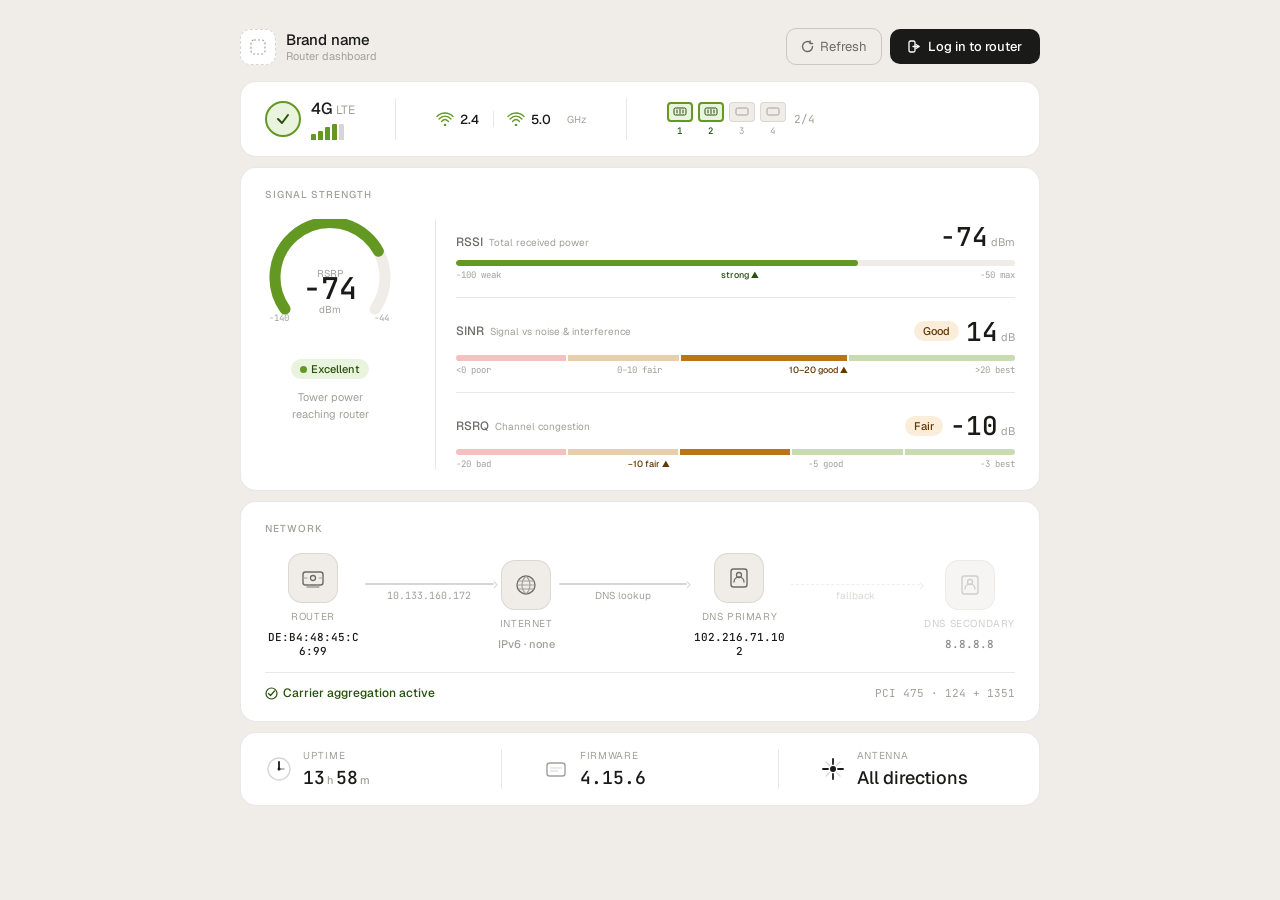
<file: docs/pre-login-dashboard.html>
<!DOCTYPE html>
<html lang="en">
<head>
<meta charset="UTF-8"/>
<meta name="viewport" content="width=device-width, initial-scale=1.0"/>
<title>Router Health</title>
<link rel="preconnect" href="https://fonts.googleapis.com">
<link href="https://fonts.googleapis.com/css2?family=Geist:wght@400;500&family=JetBrains+Mono:wght@400;500&display=swap" rel="stylesheet">
<style>
*, *::before, *::after { box-sizing: border-box; margin: 0; padding: 0; }
:root {
  --sans: 'Geist', sans-serif;
  --mono: 'JetBrains Mono', monospace;
  --bg: #f0ede8;
  --card: #ffffff;
  --surface: #f0ede8;
  --border: rgba(0,0,0,0.09);
  --border-md: rgba(0,0,0,0.16);
  --t1: #1a1a18;
  --t2: #6b6b67;
  --t3: #a0a09a;
  --green: #639922;
  --green-bg: #EAF3DE;
  --green-txt: #27500A;
  --amber: #BA7517;
  --amber-bg: #FAEEDA;
  --amber-txt: #633806;
  --red: #E24B4A;
  --radius: 16px;
  --radius-sm: 10px;
}
@media (prefers-color-scheme: dark) {
  :root {
    --bg: #141412;
    --card: #1c1c1a;
    --surface: #252523;
    --border: rgba(255,255,255,0.07);
    --border-md: rgba(255,255,255,0.13);
    --t1: #f0ede8;
    --t2: #9a9a94;
    --t3: #585854;
    --green-bg: #173404; --green-txt: #C0DD97;
    --amber-bg: #412402; --amber-txt: #FAC775;
  }
}
body {
  font-family: var(--sans);
  background: var(--bg);
  color: var(--t1);
  min-height: 100vh;
  padding: 1.5rem;
}
.wrap { max-width: 800px; margin: 0 auto; display: flex; flex-direction: column; gap: 10px; }
.card { background: var(--card); border: 0.5px solid var(--border); border-radius: var(--radius); padding: 20px 24px; }
.sec { font-size: 10px; font-weight: 500; text-transform: uppercase; letter-spacing: 0.1em; color: var(--t3); margin-bottom: 18px; }
.lbl { font-size: 10px; color: var(--t3); text-transform: uppercase; letter-spacing: 0.07em; }
.vsep { width: 0.5px; background: var(--border); margin: 0 20px; align-self: stretch; }
.hsep { height: 0.5px; background: var(--border); width: 100%; margin: 16px 0; }
.chip { display: inline-flex; align-items: center; gap: 4px; border-radius: 99px; padding: 3px 9px; font-size: 11px; font-weight: 500; font-family: var(--sans); }
.g { background: var(--green-bg); color: var(--green-txt); }
.a { background: var(--amber-bg); color: var(--amber-txt); }

.btn-login {
  display: inline-flex; align-items: center; gap: 7px;
  background: var(--t1); color: var(--card);
  border: none; border-radius: var(--radius-sm);
  padding: 9px 18px; font-size: 13px; font-weight: 500;
  font-family: var(--sans); cursor: pointer;
  transition: opacity .15s;
}
.btn-login:hover { opacity: 0.82; }
.btn-login:active { opacity: 0.7; transform: scale(0.98); }

.btn-refresh {
  display: inline-flex; align-items: center; gap: 6px;
  background: transparent; color: var(--t2);
  border: 0.5px solid var(--border-md); border-radius: var(--radius-sm);
  padding: 9px 14px; font-size: 13px; font-weight: 400;
  font-family: var(--sans); cursor: pointer;
  transition: background .15s, color .15s;
}
.btn-refresh:hover { background: var(--surface); color: var(--t1); }
.btn-refresh:active { transform: scale(0.98); }
.btn-refresh.spinning svg { animation: spin .7s linear infinite; }
@keyframes spin { to { transform: rotate(360deg); } }

/* Network diagram */
.net-node { display: flex; flex-direction: column; align-items: center; gap: 7px; }
.net-icon { width: 50px; height: 50px; border-radius: 14px; border: 0.5px solid var(--border); background: var(--surface); display: flex; align-items: center; justify-content: center; }
.net-node-lbl { font-size: 10px; color: var(--t3); text-transform: uppercase; letter-spacing: 0.06em; }
.net-node-val { font-size: 11px; font-weight: 500; color: var(--t1); font-family: var(--mono); text-align: center; max-width: 96px; word-break: break-all; }
.net-line { flex: 1; display: flex; flex-direction: column; align-items: center; gap: 4px; padding: 0 4px; margin-bottom: 26px; }
.line-track { width: 100%; height: 1.5px; background: var(--border-md); border-radius: 99px; position: relative; }
.line-track::after { content: ''; position: absolute; right: -1px; top: 50%; transform: translateY(-50%); width: 5px; height: 5px; border-top: 1.5px solid var(--border-md); border-right: 1.5px solid var(--border-md); rotate: 45deg; }
.line-tag { font-size: 10px; color: var(--t3); white-space: nowrap; }

/* System row */
.sys-item { flex: 1; display: flex; align-items: center; gap: 10px; }
</style>
</head>
<body>
<div class="wrap">

  <!-- TOP BAR -->
  <div style="display:flex;align-items:center;justify-content:space-between;padding:4px 0 6px;">
    <div style="display:flex;align-items:center;gap:10px;">
      <div style="width:36px;height:36px;border-radius:10px;border:0.5px dashed var(--border-md);background:var(--card);display:flex;align-items:center;justify-content:center;">
        <svg width="16" height="16" viewBox="0 0 16 16" fill="none"><rect x="1" y="1" width="14" height="14" rx="3" stroke="var(--t3)" stroke-width="1.2" stroke-dasharray="2 2"/></svg>
      </div>
      <div>
        <div style="font-size:15px;font-weight:500;color:var(--t1);">Brand name</div>
        <div style="font-size:11px;color:var(--t3);">Router dashboard</div>
      </div>
    </div>
    <div style="display:flex;align-items:center;gap:8px;">
      <button class="btn-refresh" id="refreshBtn" onclick="handleRefresh()">
        <svg width="13" height="13" viewBox="0 0 13 13" fill="none">
          <path d="M11.5 6.5A5 5 0 1 1 9 2.2" stroke="currentColor" stroke-width="1.4" stroke-linecap="round"/>
          <polyline points="9,1 9,3.5 11.5,3.5" stroke="currentColor" stroke-width="1.4" stroke-linecap="round" stroke-linejoin="round"/>
        </svg>
        Refresh
      </button>
      <button class="btn-login" onclick="handleLogin()">
        <svg width="13" height="13" viewBox="0 0 13 13" fill="none">
          <rect x="1" y="1" width="6" height="11" rx="1.5" stroke="currentColor" stroke-width="1.3"/>
          <path d="M8 4.5l3 2-3 2" stroke="currentColor" stroke-width="1.3" stroke-linecap="round" stroke-linejoin="round"/>
          <line x1="11" y1="6.5" x2="5" y2="6.5" stroke="currentColor" stroke-width="1.3" stroke-linecap="round"/>
        </svg>
        Log in to router
      </button>
    </div>
  </div>

  <!-- HEADER CARD -->
  <div class="card" style="padding:16px 24px;">
    <div style="display:flex;align-items:center;gap:0;">

      <div style="display:flex;align-items:center;gap:10px;padding-right:20px;">
        <div style="width:36px;height:36px;border-radius:50%;background:var(--green-bg);border:2px solid var(--green);display:flex;align-items:center;justify-content:center;flex-shrink:0;">
          <svg width="16" height="16" viewBox="0 0 16 16" fill="none"><polyline points="3,8 7,12 13,4" stroke="var(--green-txt)" stroke-width="2" stroke-linecap="round" stroke-linejoin="round"/></svg>
        </div>
        <div>
          <div style="font-size:16px;font-weight:500;color:var(--t1);">4G <span style="font-size:12px;color:var(--t3);font-weight:400;">LTE</span></div>
          <div style="display:flex;align-items:flex-end;gap:2px;margin-top:5px;">
            <div style="width:5px;height:6px;border-radius:1px 1px 0 0;background:var(--green);"></div>
            <div style="width:5px;height:9px;border-radius:1px 1px 0 0;background:var(--green);"></div>
            <div style="width:5px;height:13px;border-radius:1px 1px 0 0;background:var(--green);"></div>
            <div style="width:5px;height:16px;border-radius:1px 1px 0 0;background:var(--green);"></div>
            <div style="width:5px;height:16px;border-radius:1px 1px 0 0;background:var(--border-md);"></div>
          </div>
        </div>
      </div>

      <div class="vsep"></div>

      <div style="display:flex;gap:14px;padding:0 20px;align-items:center;">
        <div style="display:flex;align-items:center;gap:6px;">
          <svg width="18" height="14" viewBox="0 0 18 14" fill="none"><path d="M1 4.5C4 1.5 6.5 1 9 1s5 .5 8 3.5" stroke="var(--green)" stroke-width="1.3" stroke-linecap="round"/><path d="M3 7C5.2 4.8 7 4.2 9 4.2s3.8.6 6 2.8" stroke="var(--green)" stroke-width="1.3" stroke-linecap="round"/><path d="M5.5 9.5C7 8 8 7.5 9 7.5s2 .5 3.5 2" stroke="var(--green)" stroke-width="1.3" stroke-linecap="round"/><circle cx="9" cy="13" r="1.3" fill="var(--green)"/></svg>
          <span style="font-size:13px;font-weight:500;color:var(--t1);">2.4</span>
        </div>
        <div style="width:0.5px;height:16px;background:var(--border);"></div>
        <div style="display:flex;align-items:center;gap:6px;">
          <svg width="18" height="14" viewBox="0 0 18 14" fill="none"><path d="M1 4.5C4 1.5 6.5 1 9 1s5 .5 8 3.5" stroke="var(--green)" stroke-width="1.3" stroke-linecap="round"/><path d="M3 7C5.2 4.8 7 4.2 9 4.2s3.8.6 6 2.8" stroke="var(--green)" stroke-width="1.3" stroke-linecap="round"/><path d="M5.5 9.5C7 8 8 7.5 9 7.5s2 .5 3.5 2" stroke="var(--green)" stroke-width="1.3" stroke-linecap="round"/><circle cx="9" cy="13" r="1.3" fill="var(--green)"/></svg>
          <span style="font-size:13px;font-weight:500;color:var(--t1);">5.0</span>
        </div>
        <span style="font-size:10px;color:var(--t3);margin-left:2px;">GHz</span>
      </div>

      <div class="vsep"></div>

      <div style="display:flex;align-items:center;gap:8px;padding:0 20px;">
        <div style="display:flex;gap:5px;align-items:flex-end;">
          <div style="display:flex;flex-direction:column;align-items:center;gap:3px;">
            <div style="width:26px;height:20px;border-radius:4px;border:2px solid var(--green);background:var(--green-bg);display:flex;align-items:center;justify-content:center;"><svg width="14" height="9" viewBox="0 0 14 9" fill="none"><rect x="1" y="1" width="12" height="7" rx="1.5" stroke="var(--green-txt)" stroke-width="1"/><line x1="4" y1="3" x2="4" y2="6" stroke="var(--green-txt)" stroke-width="1" stroke-linecap="round"/><line x1="7" y1="2.5" x2="7" y2="6.5" stroke="var(--green-txt)" stroke-width="1" stroke-linecap="round"/><line x1="10" y1="3" x2="10" y2="6" stroke="var(--green-txt)" stroke-width="1" stroke-linecap="round"/></svg></div>
            <span style="font-size:9px;color:var(--green-txt);font-weight:500;font-family:var(--mono);">1</span>
          </div>
          <div style="display:flex;flex-direction:column;align-items:center;gap:3px;">
            <div style="width:26px;height:20px;border-radius:4px;border:2px solid var(--green);background:var(--green-bg);display:flex;align-items:center;justify-content:center;"><svg width="14" height="9" viewBox="0 0 14 9" fill="none"><rect x="1" y="1" width="12" height="7" rx="1.5" stroke="var(--green-txt)" stroke-width="1"/><line x1="4" y1="3" x2="4" y2="6" stroke="var(--green-txt)" stroke-width="1" stroke-linecap="round"/><line x1="7" y1="2.5" x2="7" y2="6.5" stroke="var(--green-txt)" stroke-width="1" stroke-linecap="round"/><line x1="10" y1="3" x2="10" y2="6" stroke="var(--green-txt)" stroke-width="1" stroke-linecap="round"/></svg></div>
            <span style="font-size:9px;color:var(--green-txt);font-weight:500;font-family:var(--mono);">2</span>
          </div>
          <div style="display:flex;flex-direction:column;align-items:center;gap:3px;">
            <div style="width:26px;height:20px;border-radius:4px;border:1px solid var(--border);background:var(--surface);display:flex;align-items:center;justify-content:center;"><svg width="14" height="9" viewBox="0 0 14 9" fill="none"><rect x="1" y="1" width="12" height="7" rx="1.5" stroke="var(--t3)" stroke-width="1"/></svg></div>
            <span style="font-size:9px;color:var(--t3);font-family:var(--mono);">3</span>
          </div>
          <div style="display:flex;flex-direction:column;align-items:center;gap:3px;">
            <div style="width:26px;height:20px;border-radius:4px;border:1px solid var(--border);background:var(--surface);display:flex;align-items:center;justify-content:center;"><svg width="14" height="9" viewBox="0 0 14 9" fill="none"><rect x="1" y="1" width="12" height="7" rx="1.5" stroke="var(--t3)" stroke-width="1"/></svg></div>
            <span style="font-size:9px;color:var(--t3);font-family:var(--mono);">4</span>
          </div>
        </div>
        <span style="font-size:11px;color:var(--t3);font-family:var(--mono);">2/4</span>
      </div>

    </div>
  </div>

  <!-- SIGNAL CARD -->
  <div class="card">
    <div class="sec">Signal strength</div>
    <div style="display:flex;gap:0;align-items:stretch;">

      <div style="display:flex;flex-direction:column;align-items:center;gap:10px;padding-right:20px;flex-shrink:0;">
        <svg width="130" height="130" viewBox="0 0 130 130">
          <path d="M20 90 A55 55 0 1 1 110 90" fill="none" stroke="var(--surface)" stroke-width="11" stroke-linecap="round"/>
          <path d="M20 90 A55 55 0 1 1 110 90" fill="none" stroke="#639922" stroke-width="11" stroke-linecap="round" stroke-dasharray="259" stroke-dashoffset="80"/>
          <text x="14" y="102" text-anchor="middle" font-size="9" fill="#a0a09a" font-family="'JetBrains Mono',monospace">−140</text>
          <text x="116" y="102" text-anchor="middle" font-size="9" fill="#a0a09a" font-family="'JetBrains Mono',monospace">−44</text>
          <text x="65" y="58" text-anchor="middle" font-size="10" fill="#a0a09a" font-family="'Geist',sans-serif">RSRP</text>
          <text x="65" y="80" text-anchor="middle" font-size="30" font-weight="500" fill="var(--t1)" font-family="'JetBrains Mono',monospace">−74</text>
          <text x="65" y="94" text-anchor="middle" font-size="10" fill="#a0a09a" font-family="'Geist',sans-serif">dBm</text>
        </svg>
        <span class="chip g"><svg width="7" height="7" viewBox="0 0 7 7"><circle cx="3.5" cy="3.5" r="3.5" fill="#639922"/></svg>Excellent</span>
        <div style="font-size:11px;color:var(--t3);text-align:center;line-height:1.5;">Tower power<br>reaching router</div>
      </div>

      <div class="vsep"></div>

      <div style="flex:1;display:flex;flex-direction:column;gap:0;">
        <div>
          <div style="display:flex;justify-content:space-between;align-items:baseline;margin-bottom:6px;">
            <div style="display:flex;align-items:baseline;gap:6px;"><span style="font-size:12px;font-weight:500;color:var(--t2);">RSSI</span><span style="font-size:10px;color:var(--t3);">Total received power</span></div>
            <div style="display:flex;align-items:baseline;gap:3px;"><span style="font-size:26px;font-weight:500;color:var(--t1);font-family:var(--mono);">−74</span><span style="font-size:11px;color:var(--t3);">dBm</span></div>
          </div>
          <div style="position:relative;height:6px;background:var(--surface);border-radius:99px;overflow:hidden;"><div style="position:absolute;left:0;top:0;height:100%;width:72%;background:#639922;border-radius:99px;"></div></div>
          <div style="display:flex;justify-content:space-between;margin-top:3px;"><span style="font-size:9px;color:var(--t3);font-family:var(--mono);">−100 weak</span><span style="font-size:9px;color:#27500A;font-weight:500;">strong ▲</span><span style="font-size:9px;color:var(--t3);font-family:var(--mono);">−50 max</span></div>
        </div>
        <div class="hsep"></div>
        <div>
          <div style="display:flex;justify-content:space-between;align-items:baseline;margin-bottom:6px;">
            <div style="display:flex;align-items:baseline;gap:6px;"><span style="font-size:12px;font-weight:500;color:var(--t2);">SINR</span><span style="font-size:10px;color:var(--t3);">Signal vs noise &amp; interference</span></div>
            <div style="display:flex;align-items:center;gap:7px;"><span class="chip a">Good</span><div style="display:flex;align-items:baseline;gap:3px;"><span style="font-size:26px;font-weight:500;color:var(--t1);font-family:var(--mono);">14</span><span style="font-size:11px;color:var(--t3);">dB</span></div></div>
          </div>
          <div style="display:flex;gap:2px;height:6px;">
            <div style="flex:2;background:#E24B4A;border-radius:99px 0 0 99px;opacity:0.35;"></div>
            <div style="flex:2;background:#BA7517;opacity:0.35;"></div>
            <div style="flex:3;background:#BA7517;"></div>
            <div style="flex:3;background:#639922;opacity:0.35;border-radius:0 99px 99px 0;"></div>
          </div>
          <div style="display:flex;justify-content:space-between;margin-top:3px;"><span style="font-size:9px;color:var(--t3);font-family:var(--mono);">&lt;0 poor</span><span style="font-size:9px;color:var(--t3);font-family:var(--mono);">0–10 fair</span><span style="font-size:9px;color:#633806;font-weight:500;">10–20 good ▲</span><span style="font-size:9px;color:var(--t3);font-family:var(--mono);">&gt;20 best</span></div>
        </div>
        <div class="hsep"></div>
        <div>
          <div style="display:flex;justify-content:space-between;align-items:baseline;margin-bottom:6px;">
            <div style="display:flex;align-items:baseline;gap:6px;"><span style="font-size:12px;font-weight:500;color:var(--t2);">RSRQ</span><span style="font-size:10px;color:var(--t3);">Channel congestion</span></div>
            <div style="display:flex;align-items:center;gap:7px;"><span class="chip a">Fair</span><div style="display:flex;align-items:baseline;gap:3px;"><span style="font-size:26px;font-weight:500;color:var(--t1);font-family:var(--mono);">−10</span><span style="font-size:11px;color:var(--t3);">dB</span></div></div>
          </div>
          <div style="display:flex;gap:2px;height:6px;">
            <div style="flex:2;background:#E24B4A;border-radius:99px 0 0 99px;opacity:0.35;"></div>
            <div style="flex:2;background:#BA7517;opacity:0.35;"></div>
            <div style="flex:2;background:#BA7517;"></div>
            <div style="flex:2;background:#639922;opacity:0.35;"></div>
            <div style="flex:2;background:#639922;opacity:0.35;border-radius:0 99px 99px 0;"></div>
          </div>
          <div style="display:flex;justify-content:space-between;margin-top:3px;"><span style="font-size:9px;color:var(--t3);font-family:var(--mono);">−20 bad</span><span style="font-size:9px;color:#633806;font-weight:500;">−10 fair ▲</span><span style="font-size:9px;color:var(--t3);font-family:var(--mono);">−5 good</span><span style="font-size:9px;color:var(--t3);font-family:var(--mono);">−3 best</span></div>
        </div>
      </div>

    </div>
  </div>

  <!-- NETWORK CARD -->
  <div class="card">
    <div class="sec">Network</div>
    <div style="display:flex;align-items:center;justify-content:space-between;">

      <div class="net-node">
        <div class="net-icon"><svg width="26" height="26" viewBox="0 0 26 26" fill="none"><rect x="3" y="7" width="20" height="13" rx="2.5" stroke="var(--t2)" stroke-width="1.4"/><path d="M9 20v2M17 20v2M7 22h12" stroke="var(--t3)" stroke-width="1.3" stroke-linecap="round"/><circle cx="13" cy="13" r="2.5" stroke="var(--t2)" stroke-width="1.3"/><path d="M3 13h4M19 13h4" stroke="var(--t3)" stroke-width="1.2" stroke-linecap="round"/></svg></div>
        <div class="net-node-lbl">Router</div>
        <div class="net-node-val">DE:B4:48:45:C6:99</div>
      </div>

      <div class="net-line">
        <div class="line-track"></div>
        <div class="line-tag" style="font-family:var(--mono);">10.133.160.172</div>
      </div>

      <div class="net-node">
        <div class="net-icon"><svg width="26" height="26" viewBox="0 0 26 26" fill="none"><circle cx="13" cy="13" r="9" stroke="var(--t2)" stroke-width="1.4"/><path d="M4 13h18M13 4c-3 3-4 5.5-4 9s1 6 4 9M13 4c3 3 4 5.5 4 9s-1 6-4 9" stroke="var(--t3)" stroke-width="1.2"/><path d="M5 9h16M5 17h16" stroke="var(--t3)" stroke-width="1.2"/></svg></div>
        <div class="net-node-lbl">Internet</div>
        <div class="net-node-val" style="color:var(--t3);font-family:var(--sans);font-size:11px;">IPv6 · none</div>
      </div>

      <div class="net-line">
        <div class="line-track"></div>
        <div class="line-tag">DNS lookup</div>
      </div>

      <div class="net-node">
        <div class="net-icon"><svg width="26" height="26" viewBox="0 0 26 26" fill="none"><rect x="5" y="4" width="16" height="18" rx="2.5" stroke="var(--t2)" stroke-width="1.4"/><circle cx="13" cy="10" r="2.5" stroke="var(--t2)" stroke-width="1.3"/><path d="M8 17c0-2.8 2.2-5 5-5s5 2.2 5 5" stroke="var(--t2)" stroke-width="1.3" stroke-linecap="round"/></svg></div>
        <div class="net-node-lbl">DNS primary</div>
        <div class="net-node-val">102.216.71.102</div>
      </div>

      <div class="net-line" style="opacity:0.4;">
        <div style="width:100%;height:0;border-top:1.5px dashed var(--border-md);position:relative;"><div style="position:absolute;right:-1px;top:50%;transform:translateY(-50%);width:5px;height:5px;border-top:1.5px solid var(--border-md);border-right:1.5px solid var(--border-md);rotate:45deg;"></div></div>
        <div class="line-tag">fallback</div>
      </div>

      <div class="net-node" style="opacity:0.5;">
        <div class="net-icon"><svg width="26" height="26" viewBox="0 0 26 26" fill="none"><rect x="5" y="4" width="16" height="18" rx="2.5" stroke="var(--t3)" stroke-width="1.4"/><circle cx="13" cy="10" r="2.5" stroke="var(--t3)" stroke-width="1.3"/><path d="M8 17c0-2.8 2.2-5 5-5s5 2.2 5 5" stroke="var(--t3)" stroke-width="1.3" stroke-linecap="round"/></svg></div>
        <div class="net-node-lbl">DNS secondary</div>
        <div class="net-node-val">8.8.8.8</div>
      </div>

    </div>
    <div style="margin-top:14px;padding-top:12px;border-top:0.5px solid var(--border);display:flex;align-items:center;justify-content:space-between;">
      <div style="display:flex;align-items:center;gap:5px;"><svg width="13" height="13" viewBox="0 0 13 13"><circle cx="6.5" cy="6.5" r="5.5" fill="none" stroke="#27500A" stroke-width="1.2"/><polyline points="3.5,6.5 5.5,8.5 9.5,4" fill="none" stroke="#27500A" stroke-width="1.2" stroke-linecap="round" stroke-linejoin="round"/></svg><span style="font-size:12px;color:#27500A;font-weight:500;">Carrier aggregation active</span></div>
      <span style="font-size:11px;color:var(--t3);font-family:var(--mono);">PCI 475 · 124 + 1351</span>
    </div>
  </div>

  <!-- SYSTEM CARD -->
  <div class="card" style="padding:16px 24px;">
    <div style="display:flex;align-items:center;gap:0;">
      <div class="sys-item" style="padding-right:20px;">
        <svg width="28" height="28" viewBox="0 0 28 28" style="flex-shrink:0;"><circle cx="14" cy="14" r="11" fill="none" stroke="var(--border-md)" stroke-width="1.4"/><line x1="14" y1="14" x2="14" y2="7" stroke="var(--t1)" stroke-width="1.8" stroke-linecap="round"/><line x1="14" y1="14" x2="19" y2="14" stroke="var(--t3)" stroke-width="1.4" stroke-linecap="round"/><circle cx="14" cy="14" r="1.5" fill="var(--t1)"/></svg>
        <div><div class="lbl" style="margin-bottom:4px;">Uptime</div><div style="font-size:18px;font-weight:500;color:var(--t1);font-family:var(--mono);">13<span style="font-size:11px;color:var(--t3);font-family:var(--sans);margin:0 2px;">h</span>58<span style="font-size:11px;color:var(--t3);font-family:var(--sans);margin-left:2px;">m</span></div></div>
      </div>
      <div class="vsep"></div>
      <div class="sys-item" style="padding:0 20px;">
        <svg width="28" height="28" viewBox="0 0 28 28" style="flex-shrink:0;"><rect x="5" y="8" width="18" height="13" rx="2.5" fill="none" stroke="var(--t3)" stroke-width="1.4"/><line x1="8" y1="13" x2="20" y2="13" stroke="var(--border-md)" stroke-width="1.1"/><line x1="8" y1="16" x2="16" y2="16" stroke="var(--border-md)" stroke-width="1.1"/></svg>
        <div><div class="lbl" style="margin-bottom:4px;">Firmware</div><div style="font-size:18px;font-weight:500;color:var(--t1);font-family:var(--mono);">4.15.6</div></div>
      </div>
      <div class="vsep"></div>
      <div class="sys-item" style="padding-left:20px;">
        <svg width="28" height="28" viewBox="0 0 28 28" style="flex-shrink:0;"><circle cx="14" cy="14" r="3" fill="var(--t1)"/><line x1="14" y1="4" x2="14" y2="9" stroke="var(--t1)" stroke-width="1.8" stroke-linecap="round"/><line x1="14" y1="19" x2="14" y2="24" stroke="var(--t1)" stroke-width="1.8" stroke-linecap="round"/><line x1="4" y1="14" x2="9" y2="14" stroke="var(--t1)" stroke-width="1.8" stroke-linecap="round"/><line x1="19" y1="14" x2="24" y2="14" stroke="var(--t1)" stroke-width="1.8" stroke-linecap="round"/><line x1="7" y1="7" x2="10.5" y2="10.5" stroke="var(--border-md)" stroke-width="1.3" stroke-linecap="round"/><line x1="17.5" y1="17.5" x2="21" y2="21" stroke="var(--border-md)" stroke-width="1.3" stroke-linecap="round"/><line x1="21" y1="7" x2="17.5" y2="10.5" stroke="var(--border-md)" stroke-width="1.3" stroke-linecap="round"/><line x1="7" y1="21" x2="10.5" y2="17.5" stroke="var(--border-md)" stroke-width="1.3" stroke-linecap="round"/></svg>
        <div><div class="lbl" style="margin-bottom:4px;">Antenna</div><div style="font-size:18px;font-weight:500;color:var(--t1);">All directions</div></div>
      </div>
    </div>
  </div>

</div>

<script>
function handleRefresh() {
  const btn = document.getElementById('refreshBtn');
  btn.classList.add('spinning');
  btn.disabled = true;
  btn.innerHTML = `<svg width="13" height="13" viewBox="0 0 13 13" fill="none"><path d="M11.5 6.5A5 5 0 1 1 9 2.2" stroke="currentColor" stroke-width="1.4" stroke-linecap="round"/><polyline points="9,1 9,3.5 11.5,3.5" stroke="currentColor" stroke-width="1.4" stroke-linecap="round" stroke-linejoin="round"/></svg> Refreshing…`;
  setTimeout(() => {
    btn.classList.remove('spinning');
    btn.disabled = false;
    btn.innerHTML = `<svg width="13" height="13" viewBox="0 0 13 13" fill="none"><path d="M11.5 6.5A5 5 0 1 1 9 2.2" stroke="currentColor" stroke-width="1.4" stroke-linecap="round"/><polyline points="9,1 9,3.5 11.5,3.5" stroke="currentColor" stroke-width="1.4" stroke-linecap="round" stroke-linejoin="round"/></svg> Refresh`;
  }, 1400);
}
function handleLogin() {
  window.open('http://10.133.160.172', '_blank');
}
</script>
</body>
</html>
</file>
